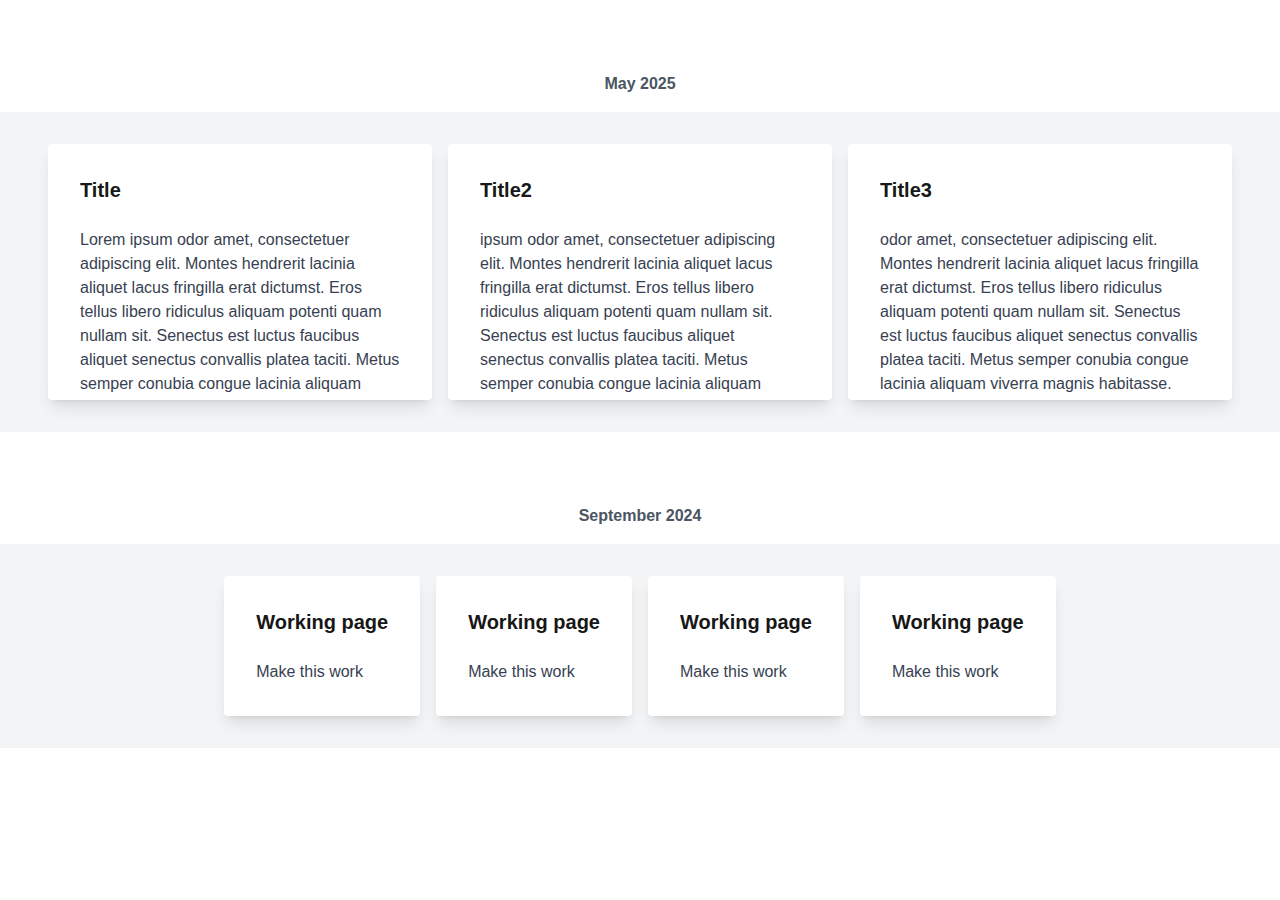
<file: roadmap.html>
<!DOCTYPE html><html lang="en"><head><meta charSet="utf-8"/><meta name="viewport" content="width=device-width, initial-scale=1"/><link rel="preload" href="/_next/static/media/4473ecc91f70f139-s.p.woff" as="font" crossorigin="" type="font/woff"/><link rel="preload" href="/_next/static/media/463dafcda517f24f-s.p.woff" as="font" crossorigin="" type="font/woff"/><link rel="stylesheet" href="/_next/static/css/a2acd064cd466ce1.css" data-precedence="next"/><link rel="preload" as="script" fetchPriority="low" href="/_next/static/chunks/webpack-60d6c588ec0d1d5f.js"/><script src="/_next/static/chunks/502f7e50-f388ce878d5230e3.js" async=""></script><script src="/_next/static/chunks/487-d141aca792082826.js" async=""></script><script src="/_next/static/chunks/main-app-80fa92bb20b7089e.js" async=""></script><title>Create Next App</title><meta name="description" content="Generated by create next app"/><link rel="icon" href="/favicon.ico" type="image/x-icon" sizes="16x16"/><meta name="next-size-adjust"/><script src="/_next/static/chunks/polyfills-42372ed130431b0a.js" noModule=""></script></head><body class="__variable_1e4310 __variable_c3aa02 antialiased"><html lang="en"><body><div class=""><div class="w-full h-auto py-8 my-6"><div class="block text-center text-gray-600 p-4 font-bold">May 2025</div><div class="py-8 bg-gray-100 flex justify-center items-center grid-cols-3 gap-x-4"><div class="rounded p-8 max-w-sm max-h-64 rounded overflow-hidden shadow-lg bg-white"><p class="font-bold text-xl mb-6">Title</p><p class="text-gray-700 text-base">Lorem ipsum odor amet, consectetuer adipiscing elit. Montes hendrerit lacinia aliquet lacus fringilla erat dictumst. Eros tellus libero ridiculus aliquam potenti quam nullam sit. Senectus est luctus faucibus aliquet senectus convallis platea taciti. Metus semper conubia congue lacinia aliquam viverra magnis habitasse. Quis curabitur cursus habitant mollis magna eu himenaeos integer nisl.</p></div><div class="rounded p-8 max-w-sm max-h-64 rounded overflow-hidden shadow-lg bg-white"><p class="font-bold text-xl mb-6">Title2</p><p class="text-gray-700 text-base">ipsum odor amet, consectetuer adipiscing elit. Montes hendrerit lacinia aliquet lacus fringilla erat dictumst. Eros tellus libero ridiculus aliquam potenti quam nullam sit. Senectus est luctus faucibus aliquet senectus convallis platea taciti. Metus semper conubia congue lacinia aliquam viverra magnis habitasse. Quis curabitur cursus habitant mollis magna eu himenaeos integer nisl.</p></div><div class="rounded p-8 max-w-sm max-h-64 rounded overflow-hidden shadow-lg bg-white"><p class="font-bold text-xl mb-6">Title3</p><p class="text-gray-700 text-base">odor amet, consectetuer adipiscing elit. Montes hendrerit lacinia aliquet lacus fringilla erat dictumst. Eros tellus libero ridiculus aliquam potenti quam nullam sit. Senectus est luctus faucibus aliquet senectus convallis platea taciti. Metus semper conubia congue lacinia aliquam viverra magnis habitasse. Quis curabitur cursus habitant mollis magna eu himenaeos integer nisl.</p></div></div></div><div class="w-full h-auto"><div><div class="block text-center text-gray-600 p-4 font-bold">September 2024</div><div class="py-8 bg-gray-100 flex justify-center items-center grid-cols-3 gap-x-4"><div class="rounded p-8 max-w-sm max-h-64 rounded overflow-hidden shadow-lg bg-white"><p class="font-bold text-xl mb-6">Working page</p><p class="text-gray-700 text-base">Make this work</p></div><div class="rounded p-8 max-w-sm max-h-64 rounded overflow-hidden shadow-lg bg-white"><p class="font-bold text-xl mb-6">Working page</p><p class="text-gray-700 text-base">Make this work</p></div><div class="rounded p-8 max-w-sm max-h-64 rounded overflow-hidden shadow-lg bg-white"><p class="font-bold text-xl mb-6">Working page</p><p class="text-gray-700 text-base">Make this work</p></div><div class="rounded p-8 max-w-sm max-h-64 rounded overflow-hidden shadow-lg bg-white"><p class="font-bold text-xl mb-6">Working page</p><p class="text-gray-700 text-base">Make this work</p></div></div></div></div></div><script src="/_next/static/chunks/webpack-60d6c588ec0d1d5f.js" async=""></script></body></html><script>(self.__next_f=self.__next_f||[]).push([0]);self.__next_f.push([2,null])</script><script>self.__next_f.push([1,"1:HL[\"/_next/static/media/4473ecc91f70f139-s.p.woff\",\"font\",{\"crossOrigin\":\"\",\"type\":\"font/woff\"}]\n2:HL[\"/_next/static/media/463dafcda517f24f-s.p.woff\",\"font\",{\"crossOrigin\":\"\",\"type\":\"font/woff\"}]\n3:HL[\"/_next/static/css/a2acd064cd466ce1.css\",\"style\"]\n"])</script><script>self.__next_f.push([1,"4:I[8320,[],\"\"]\n6:I[717,[],\"\"]\n7:I[1538,[],\"\"]\n9:I[9976,[],\"\"]\na:[]\n"])</script><script>self.__next_f.push([1,"0:[\"$\",\"$L4\",null,{\"buildId\":\"WUDVNNIftL2kPg4Ch1Kzv\",\"assetPrefix\":\"\",\"urlParts\":[\"\",\"roadmap\"],\"initialTree\":[\"\",{\"children\":[\"roadmap\",{\"children\":[\"__PAGE__\",{}]}]},\"$undefined\",\"$undefined\",true],\"initialSeedData\":[\"\",{\"children\":[\"roadmap\",{\"children\":[\"__PAGE__\",{},[[\"$L5\",[\"$\",\"div\",null,{\"className\":\"\",\"children\":[[\"$\",\"div\",null,{\"className\":\"w-full h-auto py-8 my-6\",\"children\":[[\"$\",\"div\",null,{\"className\":\"block text-center text-gray-600 p-4 font-bold\",\"children\":\"May 2025\"}],[\"$\",\"div\",null,{\"className\":\"py-8 bg-gray-100 flex justify-center items-center grid-cols-3 gap-x-4\",\"children\":[[\"$\",\"div\",null,{\"className\":\"rounded p-8 max-w-sm max-h-64 rounded overflow-hidden shadow-lg bg-white\",\"children\":[[\"$\",\"p\",null,{\"className\":\"font-bold text-xl mb-6\",\"children\":\"Title\"}],[\"$\",\"p\",null,{\"className\":\"text-gray-700 text-base\",\"children\":\"Lorem ipsum odor amet, consectetuer adipiscing elit. Montes hendrerit lacinia aliquet lacus fringilla erat dictumst. Eros tellus libero ridiculus aliquam potenti quam nullam sit. Senectus est luctus faucibus aliquet senectus convallis platea taciti. Metus semper conubia congue lacinia aliquam viverra magnis habitasse. Quis curabitur cursus habitant mollis magna eu himenaeos integer nisl.\"}]]}],[\"$\",\"div\",null,{\"className\":\"rounded p-8 max-w-sm max-h-64 rounded overflow-hidden shadow-lg bg-white\",\"children\":[[\"$\",\"p\",null,{\"className\":\"font-bold text-xl mb-6\",\"children\":\"Title2\"}],[\"$\",\"p\",null,{\"className\":\"text-gray-700 text-base\",\"children\":\"ipsum odor amet, consectetuer adipiscing elit. Montes hendrerit lacinia aliquet lacus fringilla erat dictumst. Eros tellus libero ridiculus aliquam potenti quam nullam sit. Senectus est luctus faucibus aliquet senectus convallis platea taciti. Metus semper conubia congue lacinia aliquam viverra magnis habitasse. Quis curabitur cursus habitant mollis magna eu himenaeos integer nisl.\"}]]}],[\"$\",\"div\",null,{\"className\":\"rounded p-8 max-w-sm max-h-64 rounded overflow-hidden shadow-lg bg-white\",\"children\":[[\"$\",\"p\",null,{\"className\":\"font-bold text-xl mb-6\",\"children\":\"Title3\"}],[\"$\",\"p\",null,{\"className\":\"text-gray-700 text-base\",\"children\":\"odor amet, consectetuer adipiscing elit. Montes hendrerit lacinia aliquet lacus fringilla erat dictumst. Eros tellus libero ridiculus aliquam potenti quam nullam sit. Senectus est luctus faucibus aliquet senectus convallis platea taciti. Metus semper conubia congue lacinia aliquam viverra magnis habitasse. Quis curabitur cursus habitant mollis magna eu himenaeos integer nisl.\"}]]}]]}]]}],[\"$\",\"div\",null,{\"className\":\"w-full h-auto\",\"children\":[[\"$\",\"div\",\"Thu Sep 26 2024 00:00:00 GMT-0400 (Eastern Daylight Time)\",{\"children\":[[\"$\",\"div\",null,{\"className\":\"block text-center text-gray-600 p-4 font-bold\",\"children\":\"September 2024\"}],[\"$\",\"div\",null,{\"className\":\"py-8 bg-gray-100 flex justify-center items-center grid-cols-3 gap-x-4\",\"children\":[[\"$\",\"div\",null,{\"className\":\"rounded p-8 max-w-sm max-h-64 rounded overflow-hidden shadow-lg bg-white\",\"children\":[[\"$\",\"p\",null,{\"className\":\"font-bold text-xl mb-6\",\"children\":\"Working page\"}],[\"$\",\"p\",null,{\"className\":\"text-gray-700 text-base\",\"children\":\"Make this work\"}]]}],[\"$\",\"div\",null,{\"className\":\"rounded p-8 max-w-sm max-h-64 rounded overflow-hidden shadow-lg bg-white\",\"children\":[[\"$\",\"p\",null,{\"className\":\"font-bold text-xl mb-6\",\"children\":\"Working page\"}],[\"$\",\"p\",null,{\"className\":\"text-gray-700 text-base\",\"children\":\"Make this work\"}]]}],[\"$\",\"div\",null,{\"className\":\"rounded p-8 max-w-sm max-h-64 rounded overflow-hidden shadow-lg bg-white\",\"children\":[[\"$\",\"p\",null,{\"className\":\"font-bold text-xl mb-6\",\"children\":\"Working page\"}],[\"$\",\"p\",null,{\"className\":\"text-gray-700 text-base\",\"children\":\"Make this work\"}]]}],[\"$\",\"div\",null,{\"className\":\"rounded p-8 max-w-sm max-h-64 rounded overflow-hidden shadow-lg bg-white\",\"children\":[[\"$\",\"p\",null,{\"className\":\"font-bold text-xl mb-6\",\"children\":\"Working page\"}],[\"$\",\"p\",null,{\"className\":\"text-gray-700 text-base\",\"children\":\"Make this work\"}]]}]]}]]}]]}]]}],null],null],null]},[[null,[\"$\",\"html\",null,{\"lang\":\"en\",\"children\":[\"$\",\"body\",null,{\"children\":[\"$\",\"$L6\",null,{\"parallelRouterKey\":\"children\",\"segmentPath\":[\"children\",\"roadmap\",\"children\"],\"error\":\"$undefined\",\"errorStyles\":\"$undefined\",\"errorScripts\":\"$undefined\",\"template\":[\"$\",\"$L7\",null,{}],\"templateStyles\":\"$undefined\",\"templateScripts\":\"$undefined\",\"notFound\":\"$undefined\",\"notFoundStyles\":\"$undefined\"}]}]}]],null],null]},[[[[\"$\",\"link\",\"0\",{\"rel\":\"stylesheet\",\"href\":\"/_next/static/css/a2acd064cd466ce1.css\",\"precedence\":\"next\",\"crossOrigin\":\"$undefined\"}]],[\"$\",\"html\",null,{\"lang\":\"en\",\"children\":[\"$\",\"body\",null,{\"className\":\"__variable_1e4310 __variable_c3aa02 antialiased\",\"children\":[\"$\",\"$L6\",null,{\"parallelRouterKey\":\"children\",\"segmentPath\":[\"children\"],\"error\":\"$undefined\",\"errorStyles\":\"$undefined\",\"errorScripts\":\"$undefined\",\"template\":[\"$\",\"$L7\",null,{}],\"templateStyles\":\"$undefined\",\"templateScripts\":\"$undefined\",\"notFound\":[[\"$\",\"title\",null,{\"children\":\"404: This page could not be found.\"}],[\"$\",\"div\",null,{\"style\":{\"fontFamily\":\"system-ui,\\\"Segoe UI\\\",Roboto,Helvetica,Arial,sans-serif,\\\"Apple Color Emoji\\\",\\\"Segoe UI Emoji\\\"\",\"height\":\"100vh\",\"textAlign\":\"center\",\"display\":\"flex\",\"flexDirection\":\"column\",\"alignItems\":\"center\",\"justifyContent\":\"center\"},\"children\":[\"$\",\"div\",null,{\"children\":[[\"$\",\"style\",null,{\"dangerouslySetInnerHTML\":{\"__html\":\"body{color:#000;background:#fff;margin:0}.next-error-h1{border-right:1px solid rgba(0,0,0,.3)}@media (prefers-color-scheme:dark){body{color:#fff;background:#000}.next-error-h1{border-right:1px solid rgba(255,255,255,.3)}}\"}}],[\"$\",\"h1\",null,{\"className\":\"next-error-h1\",\"style\":{\"display\":\"inline-block\",\"margin\":\"0 20px 0 0\",\"padding\":\"0 23px 0 0\",\"fontSize\":24,\"fontWeight\":500,\"verticalAlign\":\"top\",\"lineHeight\":\"49px\"},\"children\":\"404\"}],[\"$\",\"div\",null,{\"style\":{\"display\":\"inline-block\"},\"children\":[\"$\",\"h2\",null,{\"style\":{\"fontSize\":14,\"fontWeight\":400,\"lineHeight\":\"49px\",\"margin\":0},\"children\":\"This page could not be found.\"}]}]]}]}]],\"notFoundStyles\":[]}]}]}]],null],null],\"couldBeIntercepted\":false,\"initialHead\":[null,\"$L8\"],\"globalErrorComponent\":\"$9\",\"missingSlots\":\"$Wa\"}]\n"])</script><script>self.__next_f.push([1,"8:[[\"$\",\"meta\",\"0\",{\"name\":\"viewport\",\"content\":\"width=device-width, initial-scale=1\"}],[\"$\",\"meta\",\"1\",{\"charSet\":\"utf-8\"}],[\"$\",\"title\",\"2\",{\"children\":\"Create Next App\"}],[\"$\",\"meta\",\"3\",{\"name\":\"description\",\"content\":\"Generated by create next app\"}],[\"$\",\"link\",\"4\",{\"rel\":\"icon\",\"href\":\"/favicon.ico\",\"type\":\"image/x-icon\",\"sizes\":\"16x16\"}],[\"$\",\"meta\",\"5\",{\"name\":\"next-size-adjust\"}]]\n5:null\n"])</script></body></html>
</file>
<file: _next/static/css/a2acd064cd466ce1.css>
@font-face{font-family:__geistSans_1e4310;src:url(/_next/static/media/4473ecc91f70f139-s.p.woff) format("woff");font-display:swap;font-weight:100 900}@font-face{font-family:__geistSans_Fallback_1e4310;src:local("Arial");ascent-override:85.83%;descent-override:20.52%;line-gap-override:9.33%;size-adjust:107.19%}.__className_1e4310{font-family:__geistSans_1e4310,__geistSans_Fallback_1e4310}.__variable_1e4310{--font-geist-sans:"__geistSans_1e4310","__geistSans_Fallback_1e4310"}@font-face{font-family:__geistMono_c3aa02;src:url(/_next/static/media/463dafcda517f24f-s.p.woff) format("woff");font-display:swap;font-weight:100 900}@font-face{font-family:__geistMono_Fallback_c3aa02;src:local("Arial");ascent-override:69.97%;descent-override:16.73%;line-gap-override:7.61%;size-adjust:131.49%}.__className_c3aa02{font-family:__geistMono_c3aa02,__geistMono_Fallback_c3aa02}.__variable_c3aa02{--font-geist-mono:"__geistMono_c3aa02","__geistMono_Fallback_c3aa02"}*,:after,:before{--tw-border-spacing-x:0;--tw-border-spacing-y:0;--tw-translate-x:0;--tw-translate-y:0;--tw-rotate:0;--tw-skew-x:0;--tw-skew-y:0;--tw-scale-x:1;--tw-scale-y:1;--tw-pan-x: ;--tw-pan-y: ;--tw-pinch-zoom: ;--tw-scroll-snap-strictness:proximity;--tw-gradient-from-position: ;--tw-gradient-via-position: ;--tw-gradient-to-position: ;--tw-ordinal: ;--tw-slashed-zero: ;--tw-numeric-figure: ;--tw-numeric-spacing: ;--tw-numeric-fraction: ;--tw-ring-inset: ;--tw-ring-offset-width:0px;--tw-ring-offset-color:#fff;--tw-ring-color:rgba(59,130,246,.5);--tw-ring-offset-shadow:0 0 #0000;--tw-ring-shadow:0 0 #0000;--tw-shadow:0 0 #0000;--tw-shadow-colored:0 0 #0000;--tw-blur: ;--tw-brightness: ;--tw-contrast: ;--tw-grayscale: ;--tw-hue-rotate: ;--tw-invert: ;--tw-saturate: ;--tw-sepia: ;--tw-drop-shadow: ;--tw-backdrop-blur: ;--tw-backdrop-brightness: ;--tw-backdrop-contrast: ;--tw-backdrop-grayscale: ;--tw-backdrop-hue-rotate: ;--tw-backdrop-invert: ;--tw-backdrop-opacity: ;--tw-backdrop-saturate: ;--tw-backdrop-sepia: ;--tw-contain-size: ;--tw-contain-layout: ;--tw-contain-paint: ;--tw-contain-style: }::backdrop{--tw-border-spacing-x:0;--tw-border-spacing-y:0;--tw-translate-x:0;--tw-translate-y:0;--tw-rotate:0;--tw-skew-x:0;--tw-skew-y:0;--tw-scale-x:1;--tw-scale-y:1;--tw-pan-x: ;--tw-pan-y: ;--tw-pinch-zoom: ;--tw-scroll-snap-strictness:proximity;--tw-gradient-from-position: ;--tw-gradient-via-position: ;--tw-gradient-to-position: ;--tw-ordinal: ;--tw-slashed-zero: ;--tw-numeric-figure: ;--tw-numeric-spacing: ;--tw-numeric-fraction: ;--tw-ring-inset: ;--tw-ring-offset-width:0px;--tw-ring-offset-color:#fff;--tw-ring-color:rgba(59,130,246,.5);--tw-ring-offset-shadow:0 0 #0000;--tw-ring-shadow:0 0 #0000;--tw-shadow:0 0 #0000;--tw-shadow-colored:0 0 #0000;--tw-blur: ;--tw-brightness: ;--tw-contrast: ;--tw-grayscale: ;--tw-hue-rotate: ;--tw-invert: ;--tw-saturate: ;--tw-sepia: ;--tw-drop-shadow: ;--tw-backdrop-blur: ;--tw-backdrop-brightness: ;--tw-backdrop-contrast: ;--tw-backdrop-grayscale: ;--tw-backdrop-hue-rotate: ;--tw-backdrop-invert: ;--tw-backdrop-opacity: ;--tw-backdrop-saturate: ;--tw-backdrop-sepia: ;--tw-contain-size: ;--tw-contain-layout: ;--tw-contain-paint: ;--tw-contain-style: }/*
! tailwindcss v3.4.13 | MIT License | https://tailwindcss.com
*/*,:after,:before{box-sizing:border-box;border:0 solid #e5e7eb}:after,:before{--tw-content:""}:host,html{line-height:1.5;-webkit-text-size-adjust:100%;-moz-tab-size:4;tab-size:4;font-family:ui-sans-serif,system-ui,sans-serif,Apple Color Emoji,Segoe UI Emoji,Segoe UI Symbol,Noto Color Emoji;font-feature-settings:normal;font-variation-settings:normal;-webkit-tap-highlight-color:transparent}body{margin:0;line-height:inherit}hr{height:0;color:inherit;border-top-width:1px}abbr:where([title]){text-decoration:underline dotted}h1,h2,h3,h4,h5,h6{font-size:inherit;font-weight:inherit}a{color:inherit;text-decoration:inherit}b,strong{font-weight:bolder}code,kbd,pre,samp{font-family:ui-monospace,SFMono-Regular,Menlo,Monaco,Consolas,Liberation Mono,Courier New,monospace;font-feature-settings:normal;font-variation-settings:normal;font-size:1em}small{font-size:80%}sub,sup{font-size:75%;line-height:0;position:relative;vertical-align:baseline}sub{bottom:-.25em}sup{top:-.5em}table{text-indent:0;border-color:inherit;border-collapse:collapse}button,input,optgroup,select,textarea{font-family:inherit;font-feature-settings:inherit;font-variation-settings:inherit;font-size:100%;font-weight:inherit;line-height:inherit;letter-spacing:inherit;color:inherit;margin:0;padding:0}button,select{text-transform:none}button,input:where([type=button]),input:where([type=reset]),input:where([type=submit]){-webkit-appearance:button;background-color:transparent;background-image:none}:-moz-focusring{outline:auto}:-moz-ui-invalid{box-shadow:none}progress{vertical-align:baseline}::-webkit-inner-spin-button,::-webkit-outer-spin-button{height:auto}[type=search]{-webkit-appearance:textfield;outline-offset:-2px}::-webkit-search-decoration{-webkit-appearance:none}::-webkit-file-upload-button{-webkit-appearance:button;font:inherit}summary{display:list-item}blockquote,dd,dl,figure,h1,h2,h3,h4,h5,h6,hr,p,pre{margin:0}fieldset{margin:0}fieldset,legend{padding:0}menu,ol,ul{list-style:none;margin:0;padding:0}dialog{padding:0}textarea{resize:vertical}input::placeholder,textarea::placeholder{opacity:1;color:#9ca3af}[role=button],button{cursor:pointer}:disabled{cursor:default}audio,canvas,embed,iframe,img,object,svg,video{display:block;vertical-align:middle}img,video{max-width:100%;height:auto}[hidden]{display:none}.row-start-2{grid-row-start:2}.row-start-3{grid-row-start:3}.my-6{margin-top:1.5rem;margin-bottom:1.5rem}.mb-2{margin-bottom:.5rem}.mb-6{margin-bottom:1.5rem}.block{display:block}.flex{display:flex}.grid{display:grid}.h-10{height:2.5rem}.h-auto{height:auto}.max-h-64{max-height:16rem}.min-h-screen{min-height:100vh}.w-full{width:100%}.max-w-sm{max-width:24rem}.list-inside{list-style-position:inside}.list-decimal{list-style-type:decimal}.grid-cols-3{grid-template-columns:repeat(3,minmax(0,1fr))}.grid-rows-\[20px_1fr_20px\]{grid-template-rows:20px 1fr 20px}.flex-col{flex-direction:column}.flex-wrap{flex-wrap:wrap}.items-center{align-items:center}.justify-center{justify-content:center}.justify-items-center{justify-items:center}.gap-16{gap:4rem}.gap-2{gap:.5rem}.gap-4{gap:1rem}.gap-6{gap:1.5rem}.gap-8{gap:2rem}.gap-x-4{column-gap:1rem}.overflow-hidden{overflow:hidden}.rounded{border-radius:.25rem}.rounded-full{border-radius:9999px}.border{border-width:1px}.border-solid{border-style:solid}.border-black\/\[\.08\]{border-color:rgba(0,0,0,.08)}.border-transparent{border-color:transparent}.bg-black\/\[\.05\]{background-color:rgba(0,0,0,.05)}.bg-foreground{background-color:var(--foreground)}.bg-gray-100{--tw-bg-opacity:1;background-color:rgb(243 244 246/var(--tw-bg-opacity))}.bg-white{--tw-bg-opacity:1;background-color:rgb(255 255 255/var(--tw-bg-opacity))}.p-4{padding:1rem}.p-8{padding:2rem}.px-1{padding-left:.25rem;padding-right:.25rem}.px-4{padding-left:1rem;padding-right:1rem}.py-0\.5{padding-top:.125rem;padding-bottom:.125rem}.py-8{padding-top:2rem;padding-bottom:2rem}.pb-20{padding-bottom:5rem}.text-center{text-align:center}.font-\[family-name\:var\(--font-geist-mono\)\]{font-family:var(--font-geist-mono)}.font-\[family-name\:var\(--font-geist-sans\)\]{font-family:var(--font-geist-sans)}.text-base{font-size:1rem;line-height:1.5rem}.text-sm{font-size:.875rem;line-height:1.25rem}.text-xl{font-size:1.25rem;line-height:1.75rem}.font-bold{font-weight:700}.font-semibold{font-weight:600}.text-background{color:var(--background)}.text-gray-600{--tw-text-opacity:1;color:rgb(75 85 99/var(--tw-text-opacity))}.text-gray-700{--tw-text-opacity:1;color:rgb(55 65 81/var(--tw-text-opacity))}.antialiased{-webkit-font-smoothing:antialiased;-moz-osx-font-smoothing:grayscale}.shadow-lg{--tw-shadow:0 10px 15px -3px rgba(0,0,0,.1),0 4px 6px -4px rgba(0,0,0,.1);--tw-shadow-colored:0 10px 15px -3px var(--tw-shadow-color),0 4px 6px -4px var(--tw-shadow-color);box-shadow:var(--tw-ring-offset-shadow,0 0 #0000),var(--tw-ring-shadow,0 0 #0000),var(--tw-shadow)}.transition-colors{transition-property:color,background-color,border-color,text-decoration-color,fill,stroke;transition-timing-function:cubic-bezier(.4,0,.2,1);transition-duration:.15s}:root{--background:#fff;--foreground:#171717}@media (prefers-color-scheme:dark){:root{--background:#0a0a0a;--foreground:#ededed}}body{color:var(--foreground);background:var(--background);font-family:Arial,Helvetica,sans-serif}.hover\:border-transparent:hover{border-color:transparent}.hover\:bg-\[\#383838\]:hover{--tw-bg-opacity:1;background-color:rgb(56 56 56/var(--tw-bg-opacity))}.hover\:bg-\[\#f2f2f2\]:hover{--tw-bg-opacity:1;background-color:rgb(242 242 242/var(--tw-bg-opacity))}.hover\:underline:hover{text-decoration-line:underline}.hover\:underline-offset-4:hover{text-underline-offset:4px}@media (min-width:640px){.sm\:h-12{height:3rem}.sm\:min-w-44{min-width:11rem}.sm\:flex-row{flex-direction:row}.sm\:items-start{align-items:flex-start}.sm\:p-20{padding:5rem}.sm\:px-5{padding-left:1.25rem;padding-right:1.25rem}.sm\:text-left{text-align:left}.sm\:text-base{font-size:1rem;line-height:1.5rem}}@media (prefers-color-scheme:dark){.dark\:border-white\/\[\.145\]{border-color:hsla(0,0%,100%,.145)}.dark\:bg-white\/\[\.06\]{background-color:hsla(0,0%,100%,.06)}.dark\:invert{--tw-invert:invert(100%);filter:var(--tw-blur) var(--tw-brightness) var(--tw-contrast) var(--tw-grayscale) var(--tw-hue-rotate) var(--tw-invert) var(--tw-saturate) var(--tw-sepia) var(--tw-drop-shadow)}.dark\:hover\:bg-\[\#1a1a1a\]:hover{--tw-bg-opacity:1;background-color:rgb(26 26 26/var(--tw-bg-opacity))}.dark\:hover\:bg-\[\#ccc\]:hover{--tw-bg-opacity:1;background-color:rgb(204 204 204/var(--tw-bg-opacity))}}
</file>
